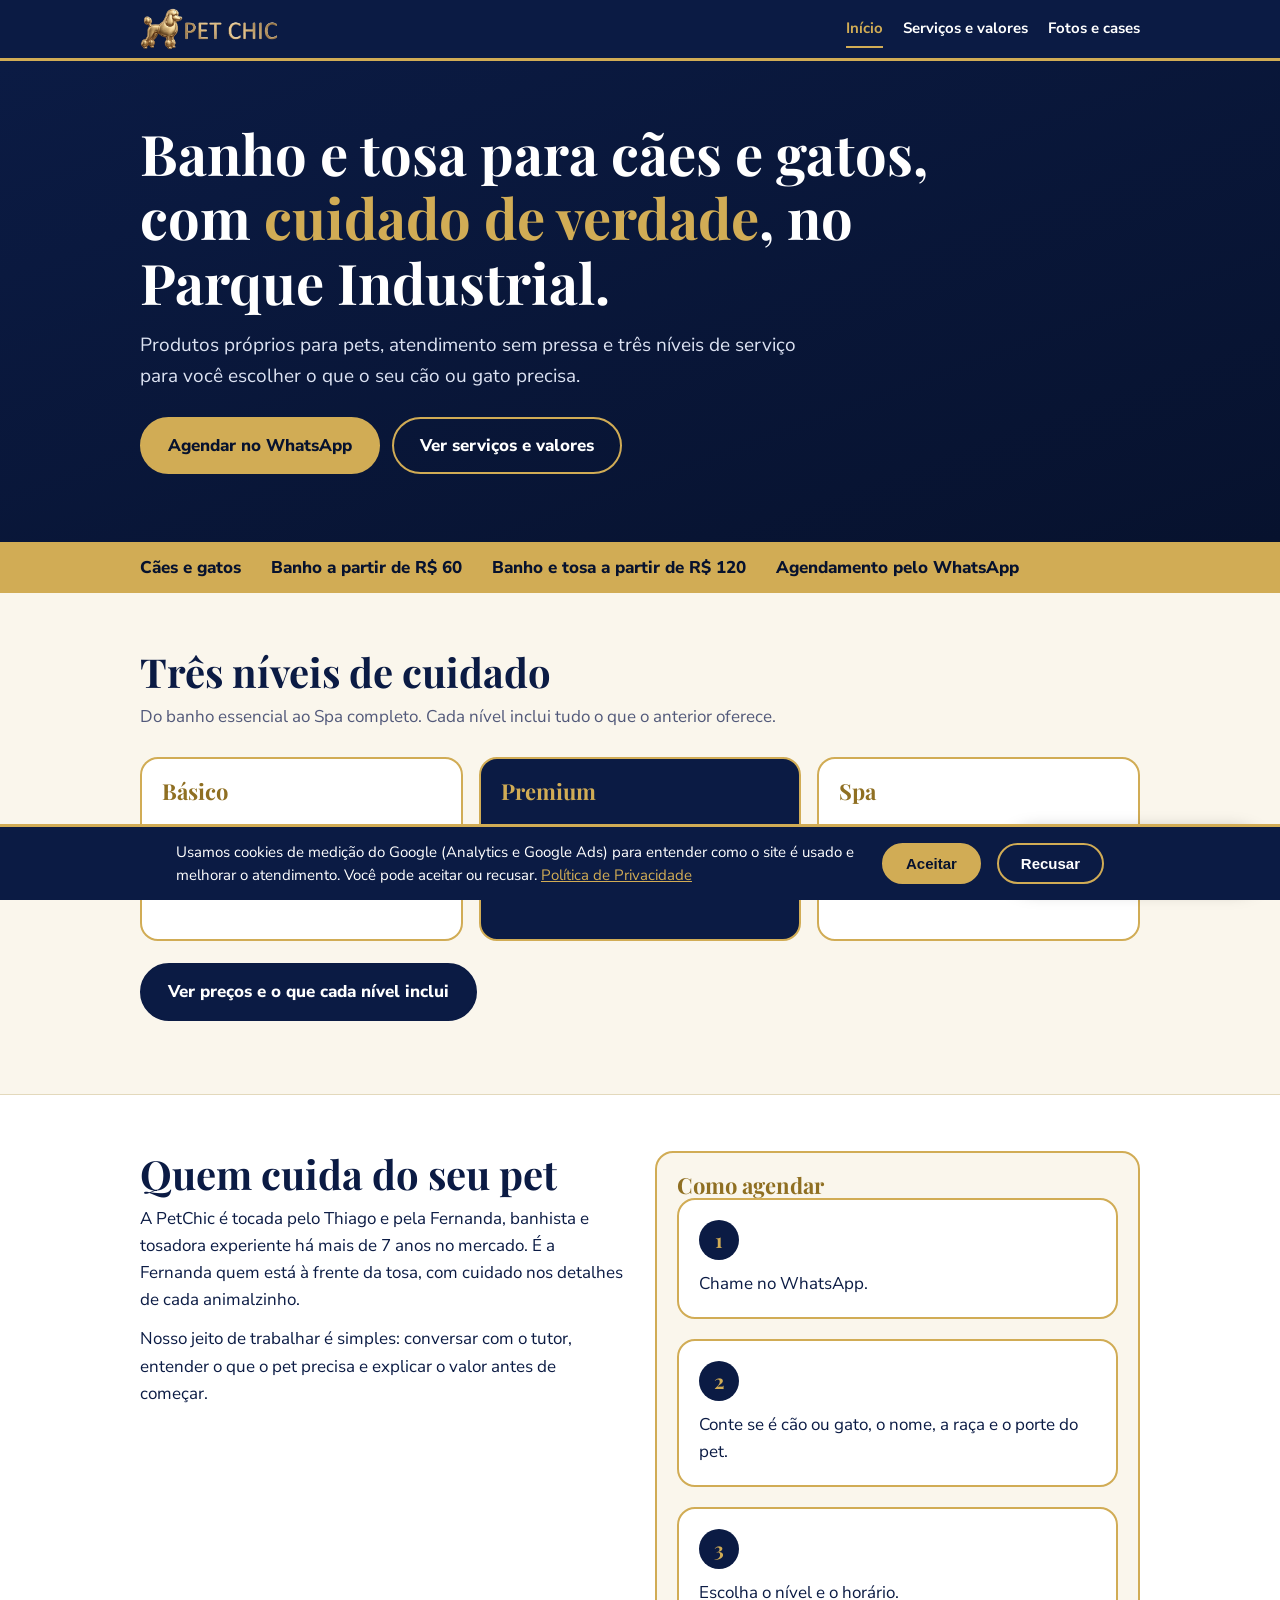
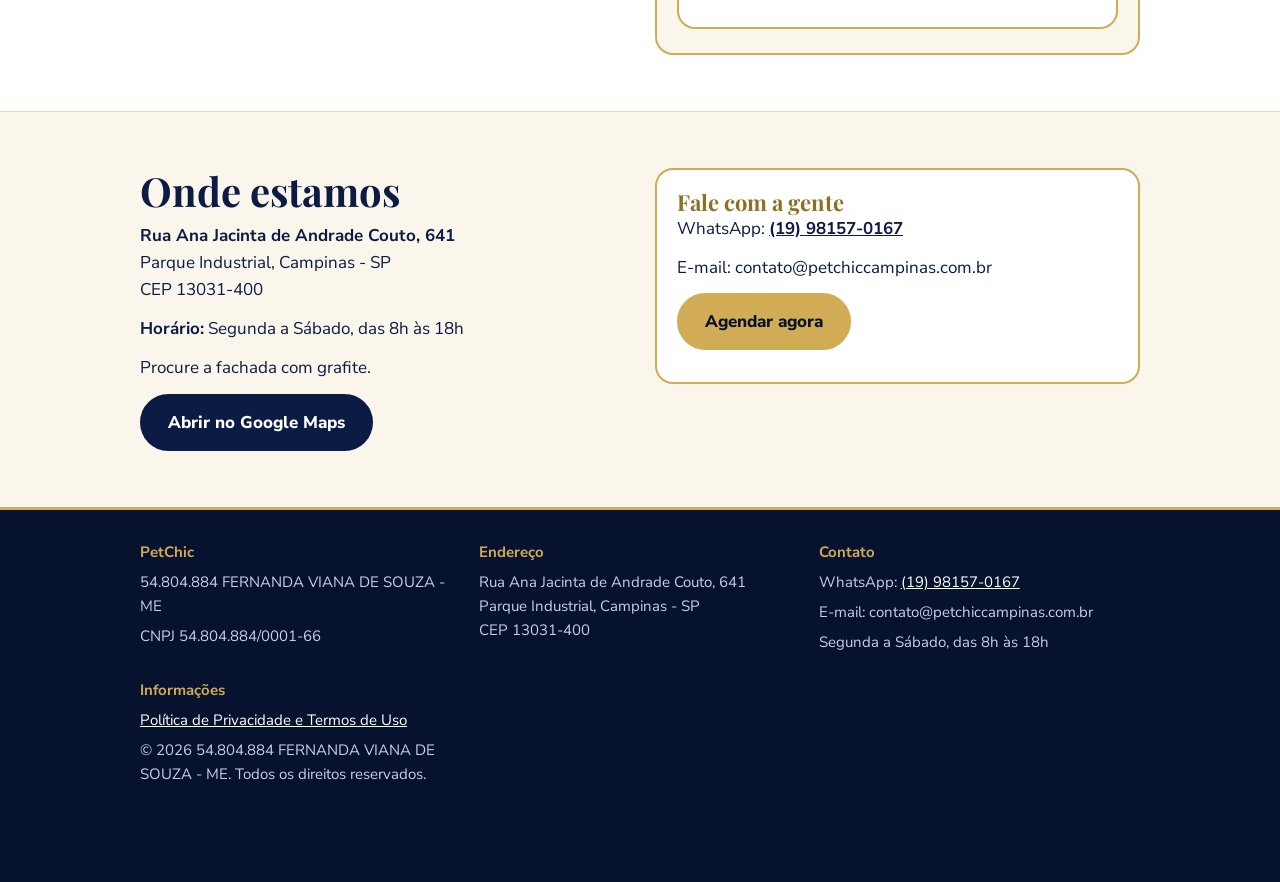
<file: index.html>
<!doctype html>
<html lang="pt-BR"><head><meta charset="utf-8"><meta name="viewport" content="width=device-width, initial-scale=1">
<script async src="https://www.googletagmanager.com/gtag/js?id=G-45F5E4JEN6"></script>
<script>
  window.dataLayer = window.dataLayer || [];
  function gtag(){dataLayer.push(arguments);}
  gtag('consent', 'default', {
    analytics_storage: 'denied', ad_storage: 'denied',
    ad_user_data: 'denied', ad_personalization: 'denied',
    wait_for_update: 500
  });
  gtag('js', new Date());
  gtag('config', 'G-45F5E4JEN6');
</script>
<script src="assets/tracking.js" defer></script>
  <title>PetChic | Banho e tosa em Campinas</title><meta name="description" content="Banho e tosa para cães e gatos em Campinas, no Parque Industrial. Níveis Básico, Premium e Spa, valores claros e agendamento pelo WhatsApp.">
<link rel="icon" href="assets/favicon.png"><link rel="preconnect" href="https://fonts.googleapis.com"><link rel="preconnect" href="https://fonts.gstatic.com" crossorigin>
<link href="https://fonts.googleapis.com/css2?family=Nunito+Sans:wght@400;700;800&family=Playfair+Display:wght@600;700&display=swap" rel="stylesheet">
<link rel="stylesheet" href="assets/style.css"><script type="application/ld+json">{"@context":"https://schema.org","@type":"PetStore","name":"PetChic","legalName":"54.804.884 FERNANDA VIANA DE SOUZA - ME","taxID":"54.804.884/0001-66","description":"Banho e tosa em Campinas","telephone":"+55 19 98157-0167","address":{"@type":"PostalAddress","streetAddress":"Rua Ana Jacinta de Andrade Couto, 641","addressLocality":"Campinas","addressRegion":"SP","postalCode":"13031-400","addressCountry":"BR"}}</script></head><body>
<header><div class="wrap"><a href="index.html"><img src="assets/logo.png" alt="PetChic - banho e tosa"></a><nav aria-label="Principal"><a href="index.html" aria-current="page">Início</a><a href="servicos.html">Serviços e valores</a><a href="fotos-e-cases.html">Fotos e cases</a></nav></div></header>
<main><div class="hero"><div class="wrap"><h1>Banho e tosa para cães e gatos, com <em>cuidado de verdade</em>, no Parque Industrial.</h1>
<p>Produtos próprios para pets, atendimento sem pressa e três níveis de serviço para você escolher o que o seu cão ou gato precisa.</p>
<div class="row"><a class="btn" href="https://wa.me/5519981570167?text=Ol%C3%A1%21%20Vim%20pelo%20site%20da%20PetChic%20e%20gostaria%20de%20agendar%20um%20atendimento." target="_blank" rel="noopener">Agendar no WhatsApp</a><a class="btn o" href="servicos.html">Ver serviços e valores</a></div></div></div>
<div class="facts"><div class="wrap"><ul><li>Cães e gatos</li><li>Banho a partir de R$ 60</li><li>Banho e tosa a partir de R$ 120</li><li>Agendamento pelo WhatsApp</li></ul></div></div>
<section><div class="wrap"><h2>Três níveis de cuidado</h2><p class="lead">Do banho essencial ao Spa completo. Cada nível inclui tudo o que o anterior oferece.</p>
<div class="cards"><div class="card"><h3>Básico</h3><p>Higiene completa com produtos pet, secagem e acabamento simples.</p></div><div class="card hl"><h3>Premium</h3><p>Acrescenta hidratação do pelo, perfume e laço. O mais pedido.</p></div><div class="card"><h3>Spa</h3><p>Inclui escovação de dentes, máscara de hidratação profunda e finalização detalhada.</p></div></div>
<p style="margin-top:22px"><a class="btn n" href="servicos.html">Ver preços e o que cada nível inclui</a></p></div></section>
<section class="alt"><div class="wrap two"><div><h2>Quem cuida do seu pet</h2>
<p>A PetChic é tocada pelo Thiago e pela Fernanda, banhista e tosadora experiente há mais de 7 anos no mercado. É a Fernanda quem está à frente da tosa, com cuidado nos detalhes de cada animalzinho.</p>
<p>Nosso jeito de trabalhar é simples: conversar com o tutor, entender o que o pet precisa e explicar o valor antes de começar.</p></div>
<div class="card"><h3>Como agendar</h3><ol class="steps" style="grid-template-columns:1fr"><li>Chame no WhatsApp.</li><li>Conte se é cão ou gato, o nome, a raça e o porte do pet.</li><li>Escolha o nível e o horário.</li></ol></div></div></section>
<section><div class="wrap two"><div><h2>Onde estamos</h2><p><b>Rua Ana Jacinta de Andrade Couto, 641</b><br>Parque Industrial, Campinas - SP<br>CEP 13031-400</p><p><b>Horário:</b> Segunda a Sábado, das 8h às 18h</p><p>Procure a fachada com grafite.</p>
<a class="btn n" href="https://www.google.com/maps/search/?api=1&query=Rua+Ana+Jacinta+de+Andrade+Couto+641+Campinas+SP+13031-400" target="_blank" rel="noopener">Abrir no Google Maps</a></div>
<div class="card"><h3>Fale com a gente</h3><p>WhatsApp: <a href="https://wa.me/5519981570167?text=Ol%C3%A1%21%20Vim%20pelo%20site%20da%20PetChic%20e%20gostaria%20de%20agendar%20um%20atendimento."><b>(19) 98157-0167</b></a></p><p>E-mail: contato@petchiccampinas.com.br</p><p><a class="btn" href="https://wa.me/5519981570167?text=Ol%C3%A1%21%20Vim%20pelo%20site%20da%20PetChic%20e%20gostaria%20de%20agendar%20um%20atendimento." target="_blank" rel="noopener">Agendar agora</a></p></div></div></section></main>
<footer><div class="wrap">
<div><p><b>PetChic</b></p><p>54.804.884 FERNANDA VIANA DE SOUZA - ME</p><p>CNPJ 54.804.884/0001-66</p></div>
<div><p><b>Endereço</b></p><p>Rua Ana Jacinta de Andrade Couto, 641<br>Parque Industrial, Campinas - SP<br>CEP 13031-400</p></div>
<div><p><b>Contato</b></p><p>WhatsApp: <a href="https://wa.me/5519981570167?text=Ol%C3%A1%21%20Vim%20pelo%20site%20da%20PetChic%20e%20gostaria%20de%20agendar%20um%20atendimento.">(19) 98157-0167</a></p><p>E-mail: contato@petchiccampinas.com.br</p><p>Segunda a Sábado, das 8h às 18h</p></div>
<div><p><b>Informações</b></p><p><a href="privacidade.html">Política de Privacidade e Termos de Uso</a></p><p>&copy; 2026 54.804.884 FERNANDA VIANA DE SOUZA - ME. Todos os direitos reservados.</p></div>
</div></footer>
<a class="wa" href="https://wa.me/5519981570167?text=Ol%C3%A1%21%20Vim%20pelo%20site%20da%20PetChic%20e%20gostaria%20de%20agendar%20um%20atendimento." target="_blank" rel="noopener" aria-label="Agendar pelo WhatsApp">&#9742; <span>Agendar no WhatsApp</span></a>
</body></html>
</file>
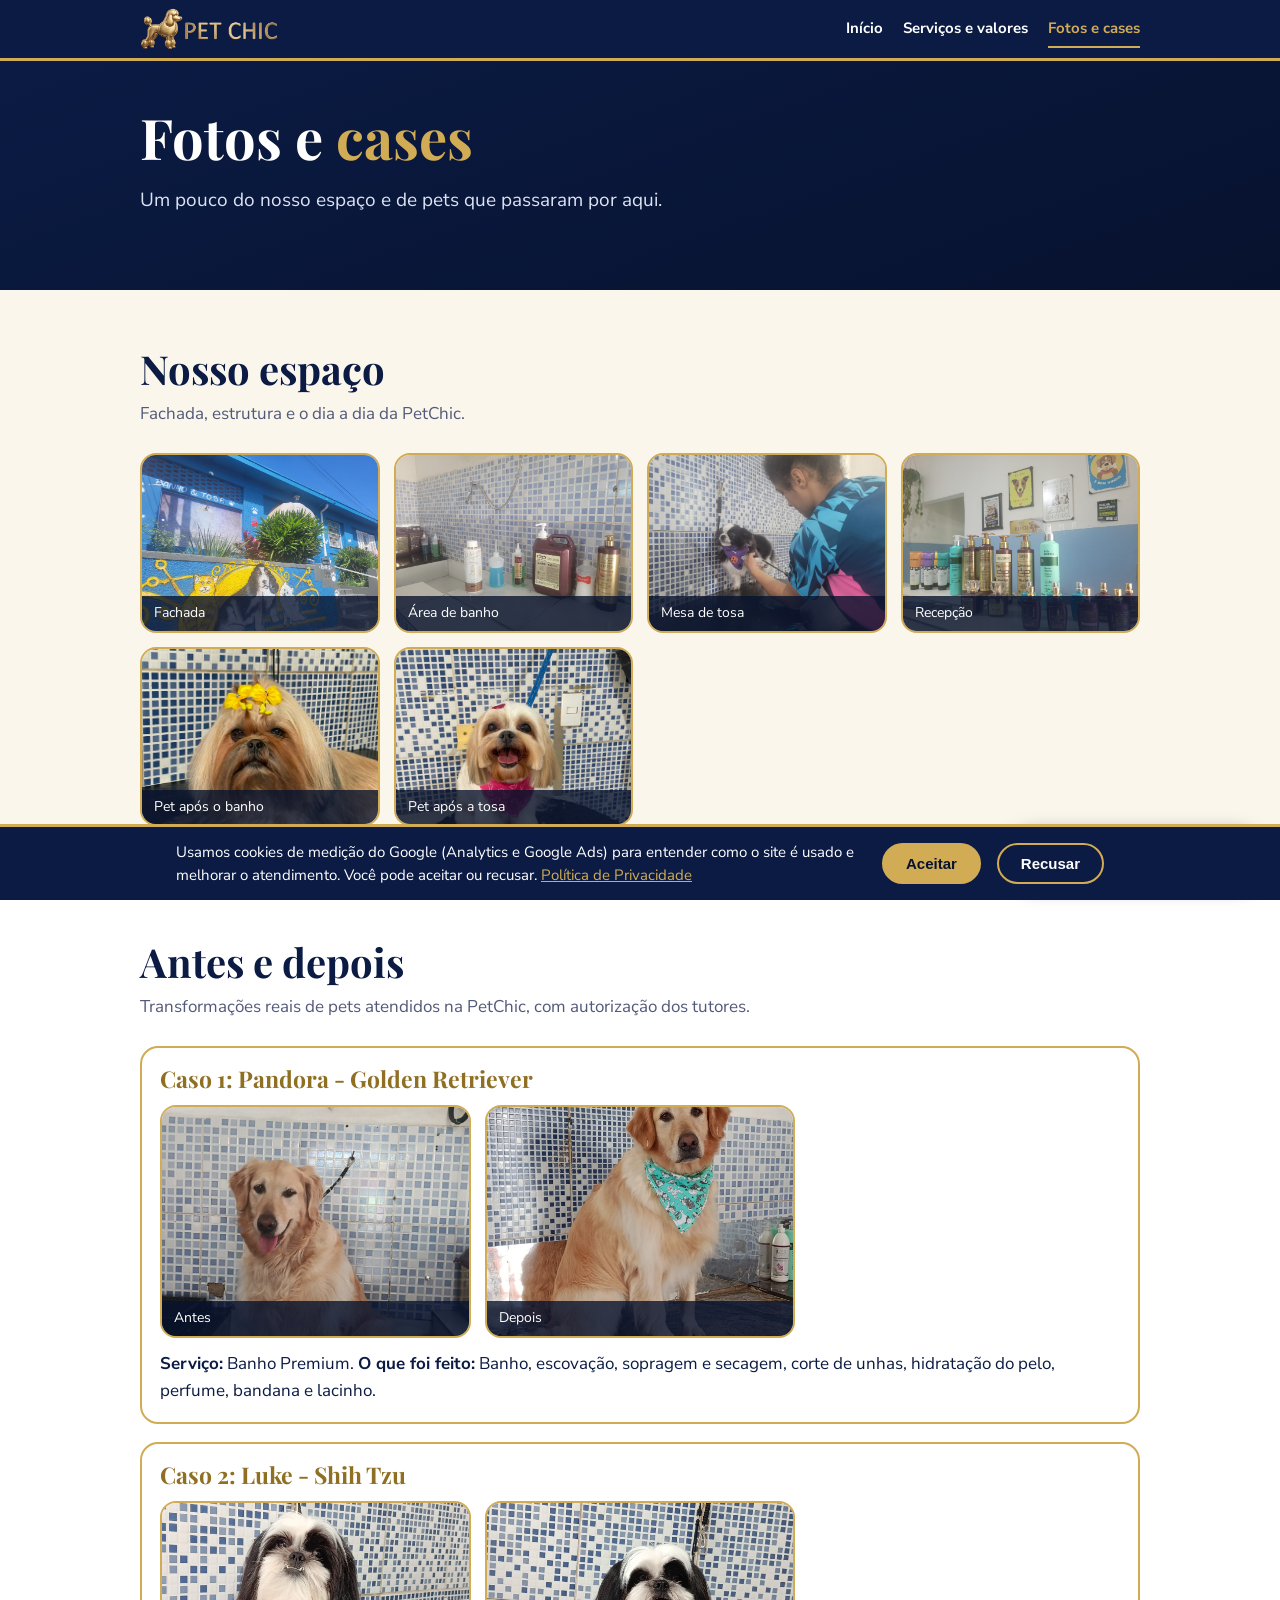
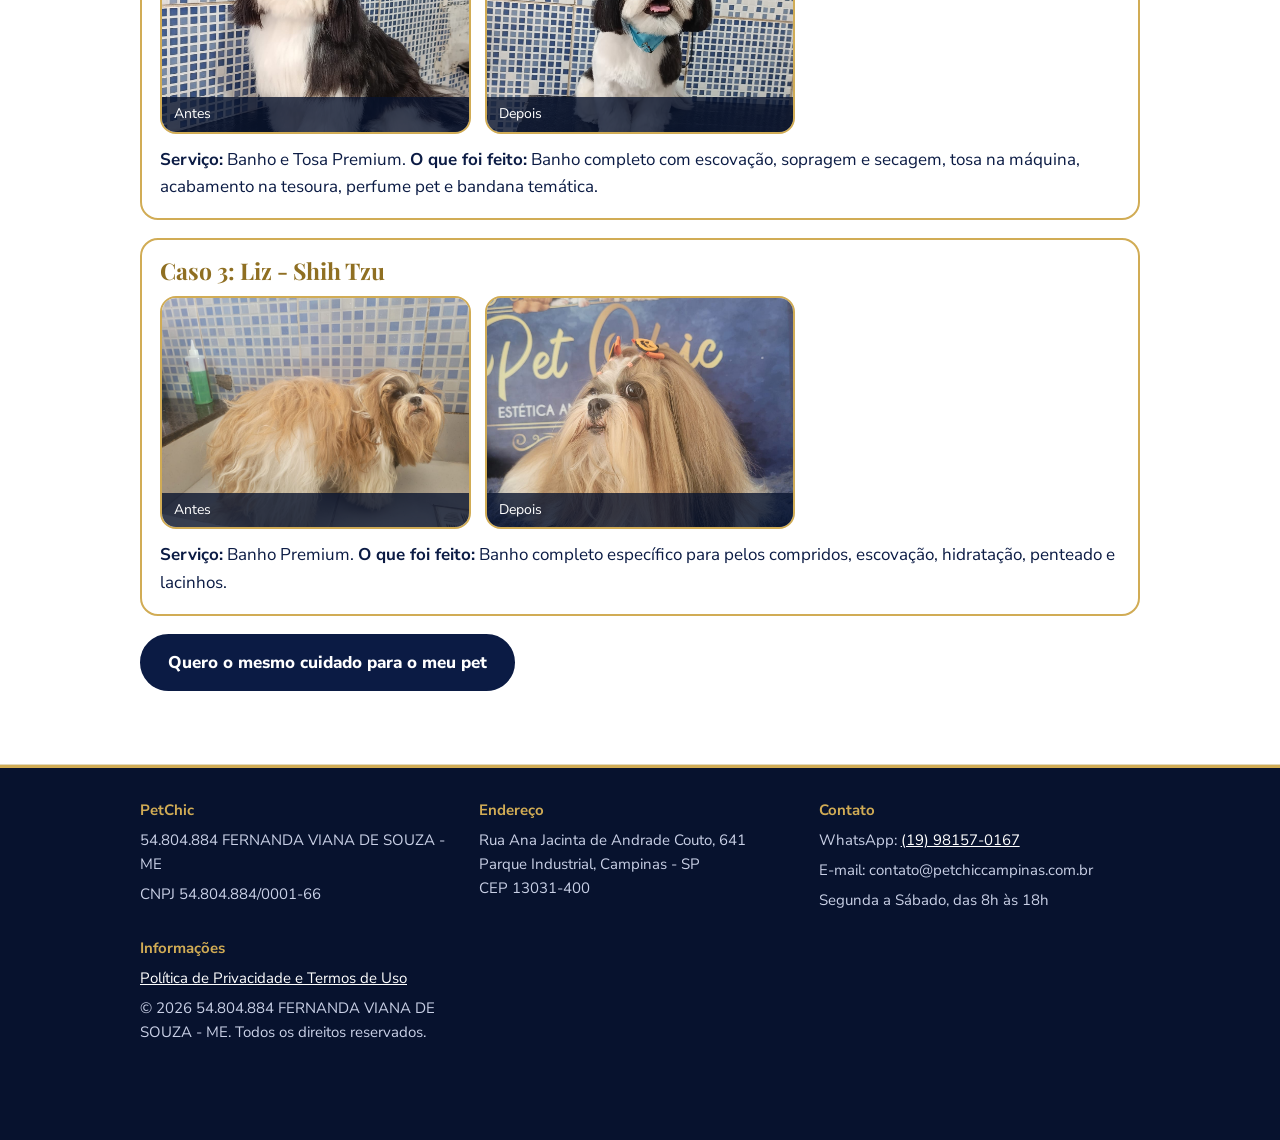
<file: fotos-e-cases.html>
<!doctype html>
<html lang="pt-BR"><head><meta charset="utf-8"><meta name="viewport" content="width=device-width, initial-scale=1">
<title>Fotos e cases | PetChic - Banho e tosa em Campinas</title><meta name="description" content="Fotos do espaço da PetChic e casos de antes e depois de pets atendidos em Campinas.">
<link rel="icon" href="assets/favicon.png"><link rel="preconnect" href="https://fonts.googleapis.com"><link rel="preconnect" href="https://fonts.gstatic.com" crossorigin>
<link href="https://fonts.googleapis.com/css2?family=Nunito+Sans:wght@400;700;800&family=Playfair+Display:wght@600;700&display=swap" rel="stylesheet">
<!-- Google tag (gtag.js) com consentimento -->
<script async src="https://www.googletagmanager.com/gtag/js?id=G-45F5E4JEN6"></script>
<script>
  window.dataLayer = window.dataLayer || [];
  function gtag(){dataLayer.push(arguments);}
  gtag('consent', 'default', {
    analytics_storage: 'denied', ad_storage: 'denied',
    ad_user_data: 'denied', ad_personalization: 'denied',
    wait_for_update: 500
  });
  gtag('js', new Date());
  gtag('config', 'G-45F5E4JEN6');
</script>
<script src="assets/tracking.js" defer></script>
  <link rel="stylesheet" href="assets/style.css"></head><body>
<header><div class="wrap"><a href="index.html"><img src="assets/logo.png" alt="PetChic - banho e tosa"></a><nav aria-label="Principal"><a href="index.html">Início</a><a href="servicos.html">Serviços e valores</a><a href="fotos-e-cases.html" aria-current="page">Fotos e cases</a></nav></div></header>
<main><div class="hero s"><div class="wrap"><h1>Fotos e <em>cases</em></h1><p>Um pouco do nosso espaço e de pets que passaram por aqui.</p></div></div>
<section><div class="wrap"><h2>Nosso espaço</h2><p class="lead">Fachada, estrutura e o dia a dia da PetChic.</p>
<div class="gal"><figure class="ph"><img src="assets/fotos/espaco-01.jpeg" alt="Fachada com grafite" loading="lazy" onerror="this.parentNode.classList.add('empty')"><figcaption>Fachada</figcaption></figure><figure class="ph"><img src="assets/fotos/espaco-02.jpeg" alt="Área de banho" loading="lazy" onerror="this.parentNode.classList.add('empty')"><figcaption>Área de banho</figcaption></figure><figure class="ph"><img src="assets/fotos/espaco-03.jpeg" alt="Mesa de tosa" loading="lazy" onerror="this.parentNode.classList.add('empty')"><figcaption>Mesa de tosa</figcaption></figure><figure class="ph"><img src="assets/fotos/espaco-04.jpeg" alt="Recepção" loading="lazy" onerror="this.parentNode.classList.add('empty')"><figcaption>Recepção</figcaption></figure><figure class="ph"><img src="assets/fotos/pet-01.jpeg" alt="Pet após o banho" loading="lazy" onerror="this.parentNode.classList.add('empty')"><figcaption>Pet após o banho</figcaption></figure><figure class="ph"><img src="assets/fotos/pet-02.jpeg" alt="Pet após a tosa" loading="lazy" onerror="this.parentNode.classList.add('empty')"><figcaption>Pet após a tosa</figcaption></figure></div></div></section>
<section class="alt"><div class="wrap"><h2>Antes e depois</h2><p class="lead">Transformações reais de pets atendidos na PetChic, com autorização dos tutores.</p><div class="case"><h3>Caso 1: Pandora - Golden Retriever</h3><div class="gal"><figure class="ph"><img src="assets/fotos/case1-antes.jpeg" alt="Antes" loading="lazy" onerror="this.parentNode.classList.add('empty')"><figcaption>Antes</figcaption></figure><figure class="ph"><img src="assets/fotos/case1-depois.jpeg" alt="Depois" loading="lazy" onerror="this.parentNode.classList.add('empty')"><figcaption>Depois</figcaption></figure></div><p><b>Serviço:</b> Banho Premium. <b>O que foi feito:</b> Banho, escovação, sopragem e secagem, corte de unhas, hidratação do pelo, perfume, bandana e lacinho.</p></div><div class="case"><h3>Caso 2: Luke - Shih Tzu</h3><div class="gal"><figure class="ph"><img src="assets/fotos/case2-antes.jpeg" alt="Antes" loading="lazy" onerror="this.parentNode.classList.add('empty')"><figcaption>Antes</figcaption></figure><figure class="ph"><img src="assets/fotos/case2-depois.jpeg" alt="Depois" loading="lazy" onerror="this.parentNode.classList.add('empty')"><figcaption>Depois</figcaption></figure></div><p><b>Serviço:</b> Banho e Tosa Premium. <b>O que foi feito:</b> Banho completo com escovação, sopragem e secagem, tosa na máquina, acabamento na tesoura, perfume pet e bandana temática.</p></div><div class="case"><h3>Caso 3: Liz - Shih Tzu</h3><div class="gal"><figure class="ph"><img src="assets/fotos/case3-antes.jpeg" alt="Antes" loading="lazy" onerror="this.parentNode.classList.add('empty')"><figcaption>Antes</figcaption></figure><figure class="ph"><img src="assets/fotos/case3-depois.jpeg" alt="Depois" loading="lazy" onerror="this.parentNode.classList.add('empty')"><figcaption>Depois</figcaption></figure></div><p><b>Serviço:</b> Banho Premium. <b>O que foi feito:</b> Banho completo específico para pelos compridos, escovação, hidratação, penteado e lacinhos.</p></div>
<p><a class="btn n" href="https://wa.me/5519981570167?text=Ol%C3%A1%21%20Vim%20pelo%20site%20da%20PetChic%20e%20gostaria%20de%20agendar%20um%20atendimento." target="_blank" rel="noopener">Quero o mesmo cuidado para o meu pet</a></p></div></section></main>
<footer><div class="wrap">
<div><p><b>PetChic</b></p><p>54.804.884 FERNANDA VIANA DE SOUZA - ME</p><p>CNPJ 54.804.884/0001-66</p></div>
<div><p><b>Endereço</b></p><p>Rua Ana Jacinta de Andrade Couto, 641<br>Parque Industrial, Campinas - SP<br>CEP 13031-400</p></div>
<div><p><b>Contato</b></p><p>WhatsApp: <a href="https://wa.me/5519981570167?text=Ol%C3%A1%21%20Vim%20pelo%20site%20da%20PetChic%20e%20gostaria%20de%20agendar%20um%20atendimento.">(19) 98157-0167</a></p><p>E-mail: contato@petchiccampinas.com.br</p><p>Segunda a Sábado, das 8h às 18h</p></div>
<div><p><b>Informações</b></p><p><a href="privacidade.html">Política de Privacidade e Termos de Uso</a></p><p>&copy; 2026 54.804.884 FERNANDA VIANA DE SOUZA - ME. Todos os direitos reservados.</p></div>
</div></footer>
<a class="wa" href="https://wa.me/5519981570167?text=Ol%C3%A1%21%20Vim%20pelo%20site%20da%20PetChic%20e%20gostaria%20de%20agendar%20um%20atendimento." target="_blank" rel="noopener" aria-label="Agendar pelo WhatsApp">&#9742; <span>Agendar no WhatsApp</span></a>
</body></html>
</file>
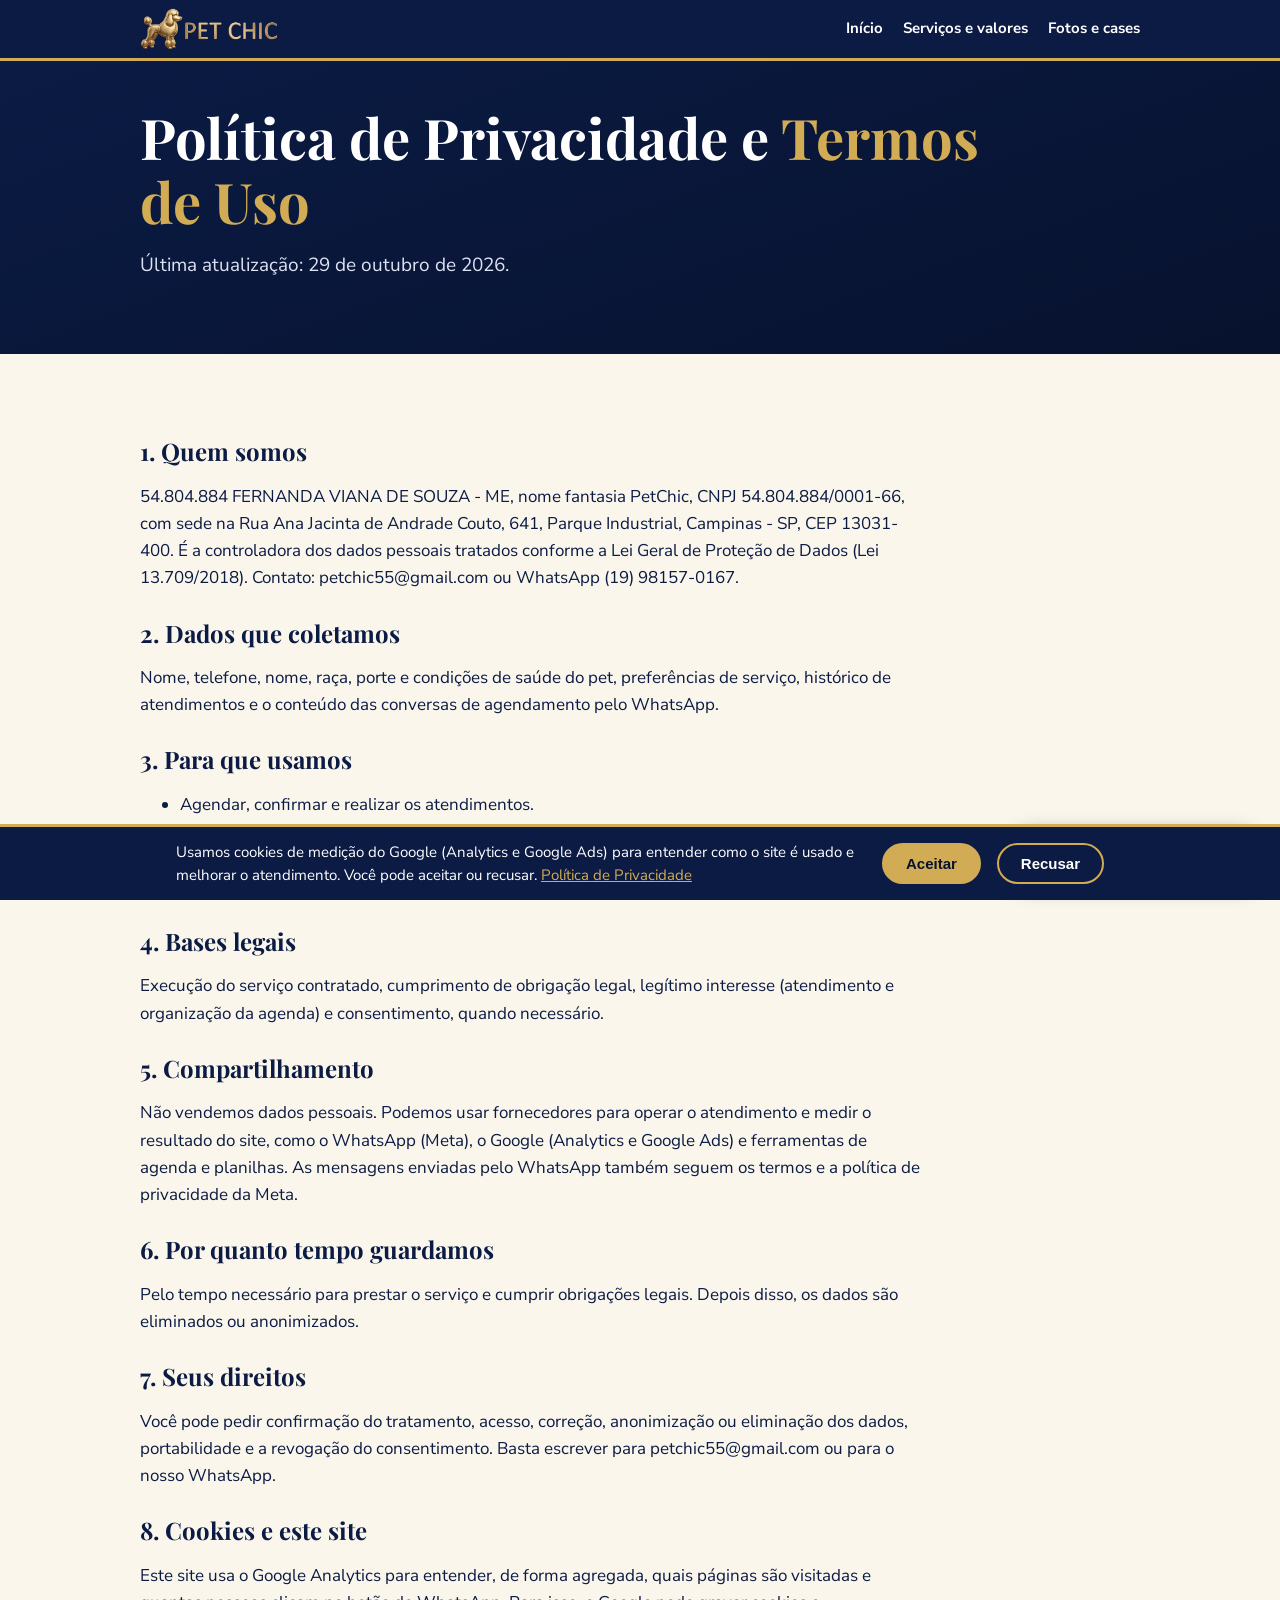
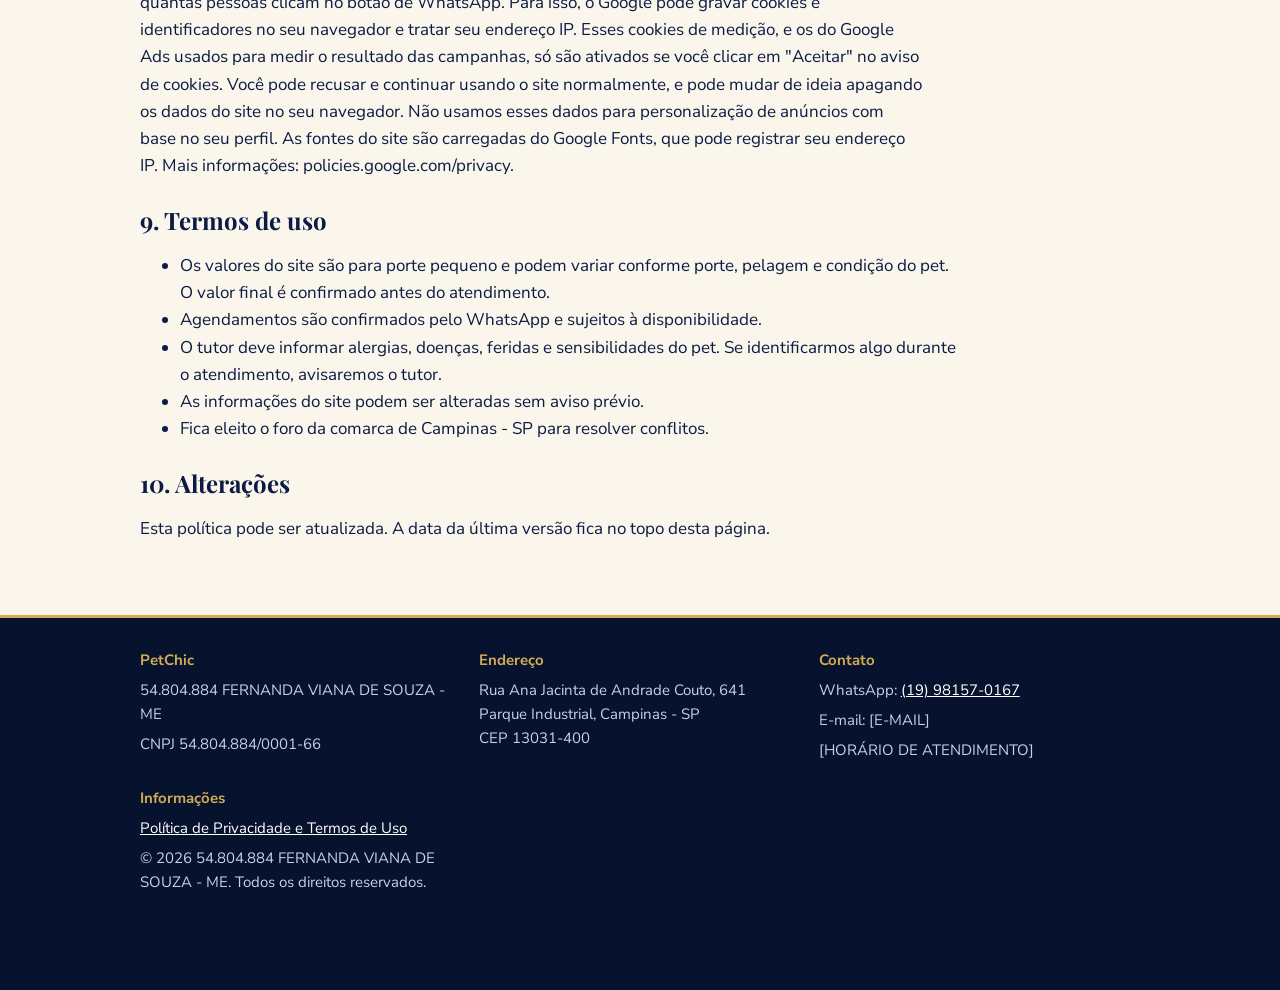
<file: privacidade.html>
<!doctype html>
<html lang="pt-BR"><head><meta charset="utf-8"><meta name="viewport" content="width=device-width, initial-scale=1">
<title>Política de Privacidade e Termos de Uso | PetChic</title><meta name="description" content="Política de Privacidade (LGPD) e Termos de Uso da PetChic.">
<link rel="icon" href="assets/favicon.png"><link rel="preconnect" href="https://fonts.googleapis.com"><link rel="preconnect" href="https://fonts.gstatic.com" crossorigin>
<link href="https://fonts.googleapis.com/css2?family=Nunito+Sans:wght@400;700;800&family=Playfair+Display:wght@600;700&display=swap" rel="stylesheet">
<!-- Google tag (gtag.js) com consentimento -->
<script async src="https://www.googletagmanager.com/gtag/js?id=G-45F5E4JEN6"></script>
<script>
  window.dataLayer = window.dataLayer || [];
  function gtag(){dataLayer.push(arguments);}
  gtag('consent', 'default', {
    analytics_storage: 'denied', ad_storage: 'denied',
    ad_user_data: 'denied', ad_personalization: 'denied',
    wait_for_update: 500
  });
  gtag('js', new Date());
  gtag('config', 'G-45F5E4JEN6');
</script>
<script src="assets/tracking.js" defer></script>
  <link rel="stylesheet" href="assets/style.css"></head><body>
<header><div class="wrap"><a href="index.html"><img src="assets/logo.png" alt="PetChic - banho e tosa"></a><nav aria-label="Principal"><a href="index.html">Início</a><a href="servicos.html">Serviços e valores</a><a href="fotos-e-cases.html">Fotos e cases</a></nav></div></header>
<main><div class="hero s"><div class="wrap"><h1>Política de Privacidade e <em>Termos de Uso</em></h1><p>Última atualização: 29 de outubro de 2026.</p></div></div>
<section class="legal"><div class="wrap">
<h2>1. Quem somos</h2><p>54.804.884 FERNANDA VIANA DE SOUZA - ME, nome fantasia PetChic, CNPJ 54.804.884/0001-66, com sede na Rua Ana Jacinta de Andrade Couto, 641, Parque Industrial, Campinas - SP, CEP 13031-400. É a controladora dos dados pessoais tratados conforme a Lei Geral de Proteção de Dados (Lei 13.709/2018). Contato: petchic55@gmail.com ou WhatsApp (19) 98157-0167.</p>
<h2>2. Dados que coletamos</h2><p>Nome, telefone, nome, raça, porte e condições de saúde do pet, preferências de serviço, histórico de atendimentos e o conteúdo das conversas de agendamento pelo WhatsApp.</p>
<h2>3. Para que usamos</h2><ul><li>Agendar, confirmar e realizar os atendimentos.</li><li>Responder dúvidas e enviar lembretes e avisos sobre o serviço.</li><li>Informar sobre pacotes e novidades, com a opção de pedir para não receber.</li><li>Cumprir obrigações legais e fiscais.</li></ul>
<h2>4. Bases legais</h2><p>Execução do serviço contratado, cumprimento de obrigação legal, legítimo interesse (atendimento e organização da agenda) e consentimento, quando necessário.</p>
<h2>5. Compartilhamento</h2><p>Não vendemos dados pessoais. Podemos usar fornecedores para operar o atendimento e medir o resultado do site, como o WhatsApp (Meta), o Google (Analytics e Google Ads) e ferramentas de agenda e planilhas. As mensagens enviadas pelo WhatsApp também seguem os termos e a política de privacidade da Meta.</p>
<h2>6. Por quanto tempo guardamos</h2><p>Pelo tempo necessário para prestar o serviço e cumprir obrigações legais. Depois disso, os dados são eliminados ou anonimizados.</p>
<h2>7. Seus direitos</h2><p>Você pode pedir confirmação do tratamento, acesso, correção, anonimização ou eliminação dos dados, portabilidade e a revogação do consentimento. Basta escrever para petchic55@gmail.com ou para o nosso WhatsApp.</p>
<h2>8. Cookies e este site</h2><p>Este site usa o Google Analytics para entender, de forma agregada, quais páginas são visitadas e quantas pessoas clicam no botão de WhatsApp. Para isso, o Google pode gravar cookies e identificadores no seu navegador e tratar seu endereço IP. Esses cookies de medição, e os do Google Ads usados para medir o resultado das campanhas, só são ativados se você clicar em "Aceitar" no aviso de cookies. Você pode recusar e continuar usando o site normalmente, e pode mudar de ideia apagando os dados do site no seu navegador. Não usamos esses dados para personalização de anúncios com base no seu perfil. As fontes do site são carregadas do Google Fonts, que pode registrar seu endereço IP. Mais informações: policies.google.com/privacy.</p>
<h2>9. Termos de uso</h2><ul><li>Os valores do site são para porte pequeno e podem variar conforme porte, pelagem e condição do pet. O valor final é confirmado antes do atendimento.</li><li>Agendamentos são confirmados pelo WhatsApp e sujeitos à disponibilidade.</li><li>O tutor deve informar alergias, doenças, feridas e sensibilidades do pet. Se identificarmos algo durante o atendimento, avisaremos o tutor.</li><li>As informações do site podem ser alteradas sem aviso prévio.</li><li>Fica eleito o foro da comarca de Campinas - SP para resolver conflitos.</li></ul>
<h2>10. Alterações</h2><p>Esta política pode ser atualizada. A data da última versão fica no topo desta página.</p></div></section></main>
<footer><div class="wrap">
<div><p><b>PetChic</b></p><p>54.804.884 FERNANDA VIANA DE SOUZA - ME</p><p>CNPJ 54.804.884/0001-66</p></div>
<div><p><b>Endereço</b></p><p>Rua Ana Jacinta de Andrade Couto, 641<br>Parque Industrial, Campinas - SP<br>CEP 13031-400</p></div>
<div><p><b>Contato</b></p><p>WhatsApp: <a href="https://wa.me/5519981570167?text=Ol%C3%A1%21%20Vim%20pelo%20site%20da%20PetChic%20e%20gostaria%20de%20agendar%20um%20atendimento.">(19) 98157-0167</a></p><p>E-mail: [E-MAIL]</p><p>[HORÁRIO DE ATENDIMENTO]</p></div>
<div><p><b>Informações</b></p><p><a href="privacidade.html">Política de Privacidade e Termos de Uso</a></p><p>&copy; 2026 54.804.884 FERNANDA VIANA DE SOUZA - ME. Todos os direitos reservados.</p></div>
</div></footer>
<a class="wa" href="https://wa.me/5519981570167?text=Ol%C3%A1%21%20Vim%20pelo%20site%20da%20PetChic%20e%20gostaria%20de%20agendar%20um%20atendimento." target="_blank" rel="noopener" aria-label="Agendar pelo WhatsApp">&#9742; <span>Agendar no WhatsApp</span></a>
</body></html>
</file>
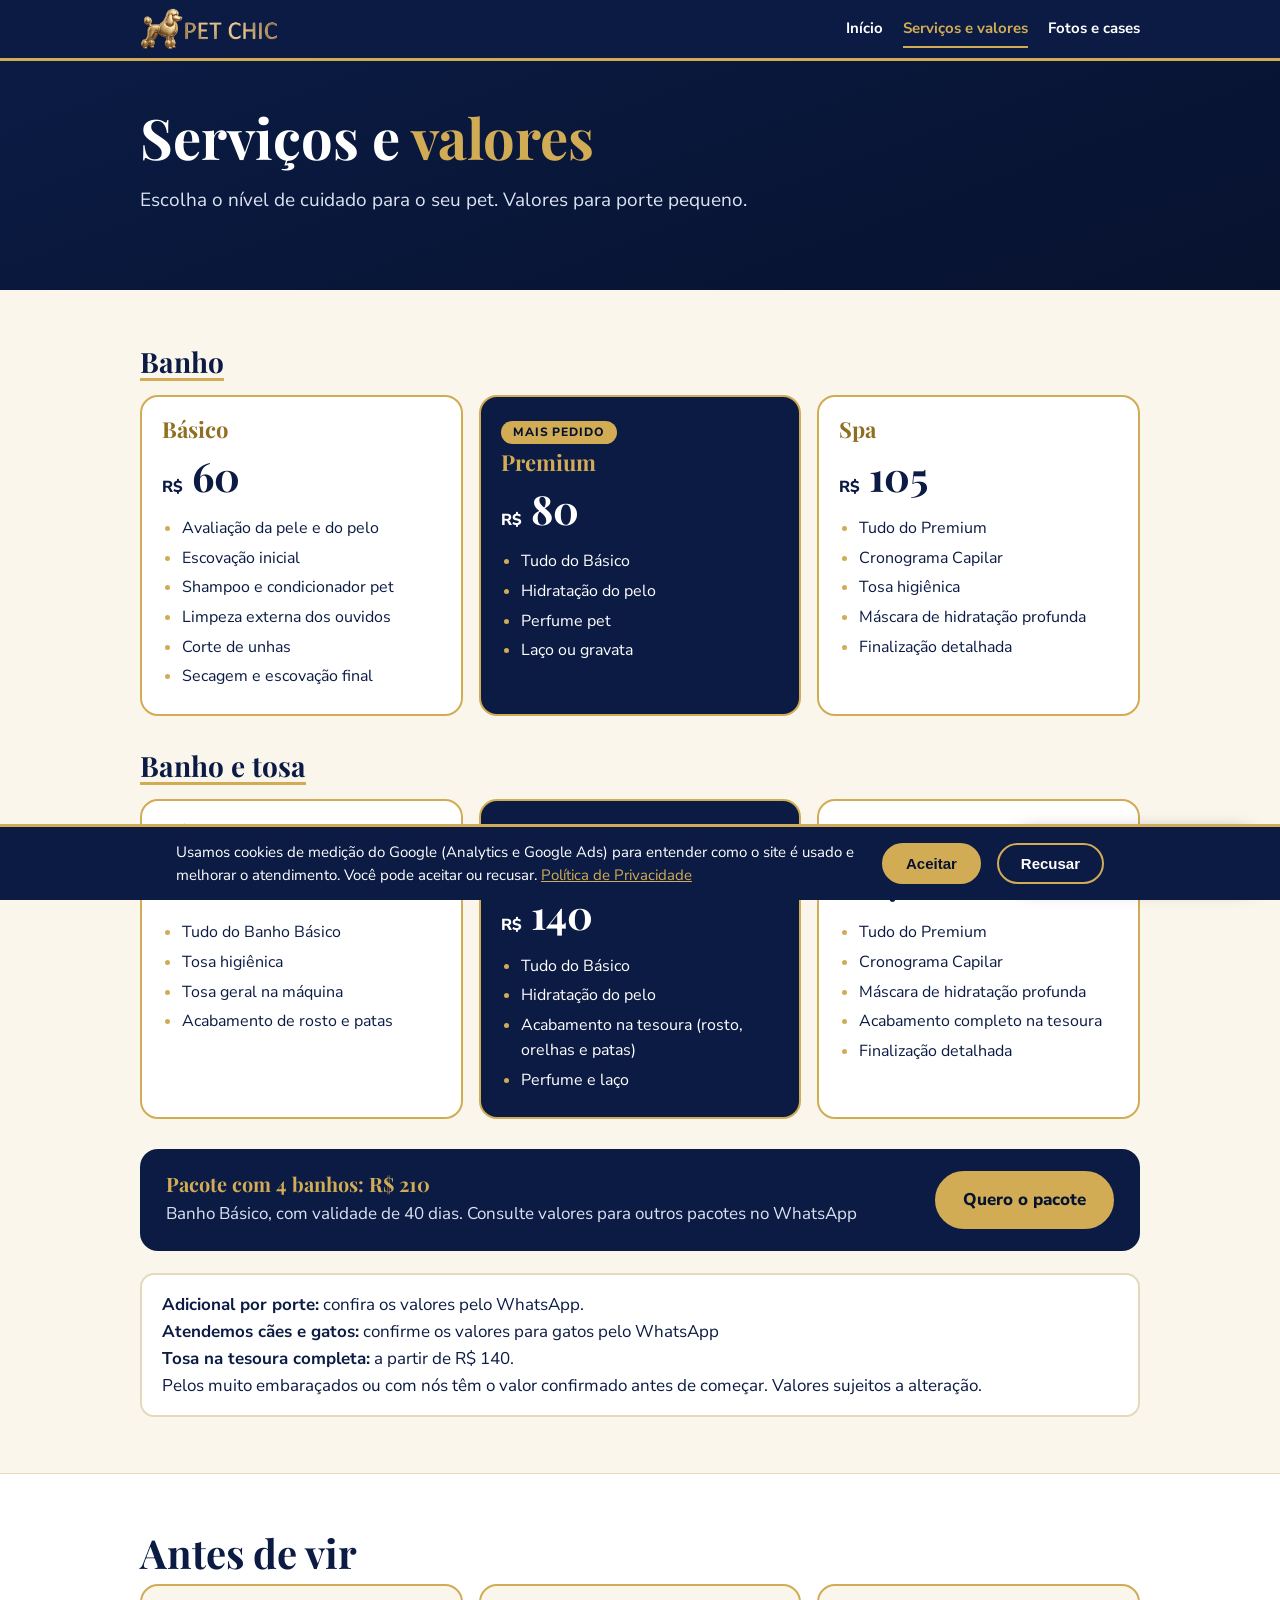
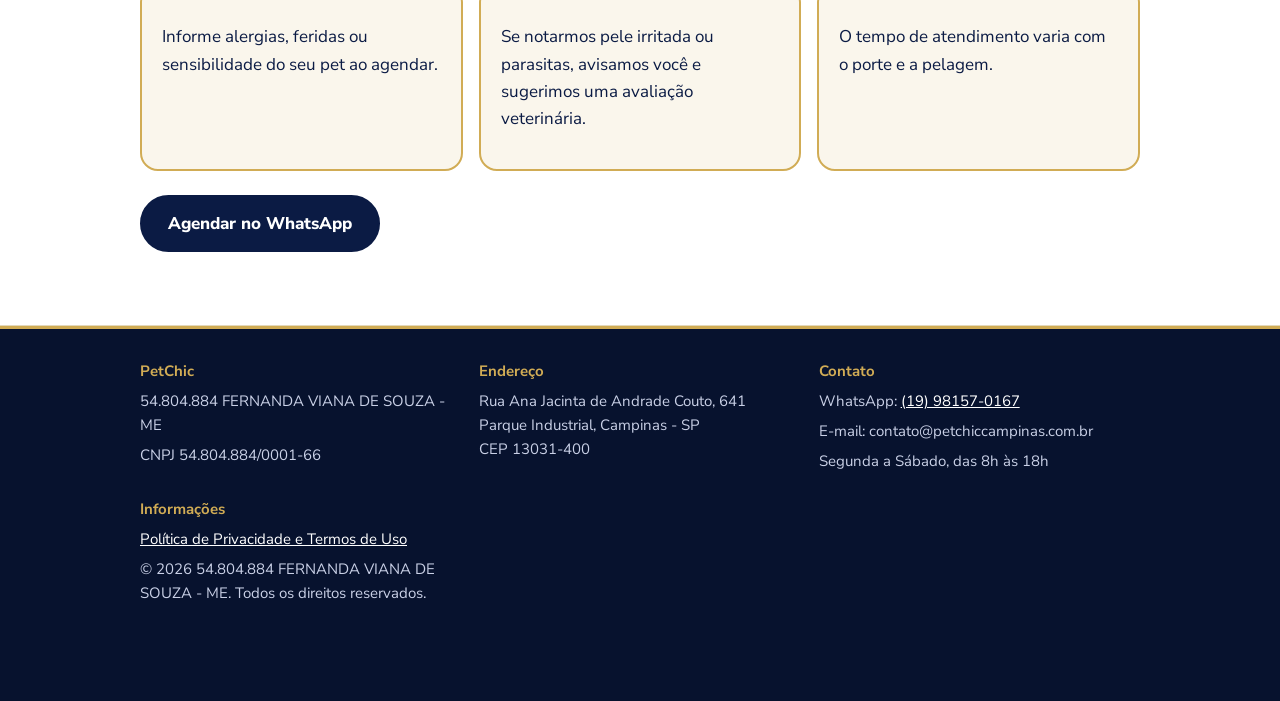
<file: servicos.html>
<!doctype html>
<html lang="pt-BR"><head><meta charset="utf-8"><meta name="viewport" content="width=device-width, initial-scale=1">
<title>Serviços e valores | PetChic - Banho e tosa em Campinas</title><meta name="description" content="Tabela de serviços e valores da PetChic: banho e banho e tosa nos níveis Básico, Premium e Spa, pacote e adicional por porte.">
<link rel="icon" href="assets/favicon.png"><link rel="preconnect" href="https://fonts.googleapis.com"><link rel="preconnect" href="https://fonts.gstatic.com" crossorigin>
<link href="https://fonts.googleapis.com/css2?family=Nunito+Sans:wght@400;700;800&family=Playfair+Display:wght@600;700&display=swap" rel="stylesheet">
<!-- Google tag (gtag.js) com consentimento -->
<script async src="https://www.googletagmanager.com/gtag/js?id=G-45F5E4JEN6"></script>
<script>
  window.dataLayer = window.dataLayer || [];
  function gtag(){dataLayer.push(arguments);}
  gtag('consent', 'default', {
    analytics_storage: 'denied', ad_storage: 'denied',
    ad_user_data: 'denied', ad_personalization: 'denied',
    wait_for_update: 500
  });
  gtag('js', new Date());
  gtag('config', 'G-45F5E4JEN6');
</script>
<script src="assets/tracking.js" defer></script>
  <link rel="stylesheet" href="assets/style.css"></head><body>
<header><div class="wrap"><a href="index.html"><img src="assets/logo.png" alt="PetChic - banho e tosa"></a><nav aria-label="Principal"><a href="index.html">Início</a><a href="servicos.html" aria-current="page">Serviços e valores</a><a href="fotos-e-cases.html">Fotos e cases</a></nav></div></header>
<main><div class="hero s"><div class="wrap"><h1>Serviços e <em>valores</em></h1><p>Escolha o nível de cuidado para o seu pet. Valores para porte pequeno.</p></div></div>
<section><div class="wrap"><div class="grp" style="margin-top:0"><h3>Banho</h3><div class="cards">
<div class="card"><h4>Básico</h4><div class="price"><small>R$</small> 60</div><ul><li>Avaliação da pele e do pelo</li><li>Escovação inicial</li><li>Shampoo e condicionador pet</li><li>Limpeza externa dos ouvidos</li><li>Corte de unhas</li><li>Secagem e escovação final</li></ul></div>
<div class="card hl"><span class=tag>MAIS PEDIDO</span><h4>Premium</h4><div class="price"><small>R$</small> 80</div><ul><li>Tudo do Básico</li><li>Hidratação do pelo</li><li>Perfume pet</li><li>Laço ou gravata</li></ul></div>
<div class="card"><h4>Spa</h4><div class="price"><small>R$</small> 105</div><ul><li>Tudo do Premium</li><li>Cronograma Capilar</li><li>Tosa higiênica</li><li>Máscara de hidratação profunda</li><li>Finalização detalhada</li></ul></div></div></div>
<div class="grp"><h3>Banho e tosa</h3><div class="cards">
<div class="card"><h4>Básico</h4><div class="price"><small>R$</small> 120</div><ul><li>Tudo do Banho Básico</li><li>Tosa higiênica</li><li>Tosa geral na máquina</li><li>Acabamento de rosto e patas</li></ul></div>
<div class="card hl"><span class=tag>MAIS PEDIDO</span><h4>Premium</h4><div class="price"><small>R$</small> 140</div><ul><li>Tudo do Básico</li><li>Hidratação do pelo</li><li>Acabamento na tesoura (rosto, orelhas e patas)</li><li>Perfume e laço</li></ul></div>
<div class="card"><h4>Spa</h4><div class="price"><small>R$</small> 170</div><ul><li>Tudo do Premium</li><li>Cronograma Capilar</li><li>Máscara de hidratação profunda</li><li>Acabamento completo na tesoura</li><li>Finalização detalhada</li></ul></div></div></div>
<div class="pack"><div><h3>Pacote com 4 banhos: R$ 210</h3><p>Banho Básico, com validade de 40 dias. Consulte valores para outros pacotes no WhatsApp</p></div><a class="btn" href="https://wa.me/5519981570167?text=Ol%C3%A1%21%20Quero%20saber%20mais%20sobre%20o%20pacote%20de%204%20banhos." target="_blank" rel="noopener">Quero o pacote</a></div>
<div class="note"><b>Adicional por porte:</b> confira os valores pelo WhatsApp.<br><b>Atendemos cães e gatos:</b> confirme os valores para gatos pelo WhatsApp<br><b>Tosa na tesoura completa:</b> a partir de R$ 140.<br>Pelos muito embaraçados ou com nós têm o valor confirmado antes de começar. Valores sujeitos a alteração.</div></div></section>
<section class="alt"><div class="wrap"><h2>Antes de vir</h2><div class="cards"><div class="card"><p>Informe alergias, feridas ou sensibilidade do seu pet ao agendar.</p></div><div class="card"><p>Se notarmos pele irritada ou parasitas, avisamos você e sugerimos uma avaliação veterinária.</p></div><div class="card"><p>O tempo de atendimento varia com o porte e a pelagem.</p></div></div>
<p style="margin-top:24px"><a class="btn n" href="https://wa.me/5519981570167?text=Ol%C3%A1%21%20Vim%20pelo%20site%20da%20PetChic%20e%20gostaria%20de%20agendar%20um%20atendimento." target="_blank" rel="noopener">Agendar no WhatsApp</a></p></div></section></main>
<footer><div class="wrap">
<div><p><b>PetChic</b></p><p>54.804.884 FERNANDA VIANA DE SOUZA - ME</p><p>CNPJ 54.804.884/0001-66</p></div>
<div><p><b>Endereço</b></p><p>Rua Ana Jacinta de Andrade Couto, 641<br>Parque Industrial, Campinas - SP<br>CEP 13031-400</p></div>
<div><p><b>Contato</b></p><p>WhatsApp: <a href="https://wa.me/5519981570167?text=Ol%C3%A1%21%20Vim%20pelo%20site%20da%20PetChic%20e%20gostaria%20de%20agendar%20um%20atendimento.">(19) 98157-0167</a></p><p>E-mail: contato@petchiccampinas.com.br</p><p>Segunda a Sábado, das 8h às 18h</p></div>
<div><p><b>Informações</b></p><p><a href="privacidade.html">Política de Privacidade e Termos de Uso</a></p><p>&copy; 2026 54.804.884 FERNANDA VIANA DE SOUZA - ME. Todos os direitos reservados.</p></div>
</div></footer>
<a class="wa" href="https://wa.me/5519981570167?text=Ol%C3%A1%21%20Vim%20pelo%20site%20da%20PetChic%20e%20gostaria%20de%20agendar%20um%20atendimento." target="_blank" rel="noopener" aria-label="Agendar pelo WhatsApp">&#9742; <span>Agendar no WhatsApp</span></a>
</body></html>
</file>
<file: assets/style.css>
:root{--navy:#0B1B44;--navy2:#07122E;--gold:#D1AC55;--gold2:#8F6F22;--cream:#FAF6EC;--ink:#0B1B44;--mut:#52597A;--line:#E3D9BC}
*{box-sizing:border-box}html{scroll-behavior:smooth}
body{margin:0;font-family:'Nunito Sans',system-ui,sans-serif;color:var(--ink);background:var(--cream);line-height:1.6;font-size:17px}
h1,h2,h3,h4{font-family:'Playfair Display',Georgia,serif;line-height:1.15;margin:0}
a{color:inherit}:focus-visible{outline:3px solid var(--gold);outline-offset:3px}
.wrap{max-width:1040px;margin:0 auto;padding:0 20px}
.btn{display:inline-block;background:var(--gold);color:var(--navy2);font-weight:800;text-decoration:none;padding:13px 26px;border-radius:99px;border:2px solid var(--gold);min-height:46px}
.btn:hover{background:transparent;color:var(--gold)}.btn.o{background:transparent;color:#fff;border-color:var(--gold)}.btn.o:hover{background:var(--gold);color:var(--navy2)}
.btn.n{background:var(--navy);border-color:var(--navy);color:#fff}.btn.n:hover{background:transparent;color:var(--navy)}
header{background:var(--navy);border-bottom:3px solid var(--gold);position:sticky;top:0;z-index:5}
header .wrap{display:flex;align-items:center;justify-content:space-between;gap:10px 20px;flex-wrap:wrap;padding-top:8px;padding-bottom:8px}
header img{height:42px;width:auto;display:block}
nav{display:flex;gap:6px 20px;flex-wrap:wrap}nav a{color:#fff;text-decoration:none;font-weight:700;font-size:15px;padding:6px 0;border-bottom:2px solid transparent}
nav a:hover,nav a[aria-current]{border-color:var(--gold);color:var(--gold)}
.hero{background:linear-gradient(160deg,var(--navy),var(--navy2));color:#fff;padding:60px 0 68px}
.hero.s{padding:44px 0 48px}.hero h1{font-size:clamp(34px,5.5vw,56px);max-width:16em}.hero h1 em{color:var(--gold);font-style:normal}
.hero p{font-size:19px;max-width:36em;color:#DCE2F2;margin:16px 0 26px}.row{display:flex;flex-wrap:wrap;gap:12px}
.facts{background:var(--gold);color:var(--navy2)}.facts ul{list-style:none;margin:0;padding:12px 0;display:flex;flex-wrap:wrap;gap:6px 30px;font-weight:800}
section{padding:56px 0}section h2{font-size:clamp(28px,4vw,40px);margin-bottom:8px}.lead{color:var(--mut);max-width:40em;margin:0 0 26px}
.alt{background:#fff;border-top:1px solid var(--line);border-bottom:1px solid var(--line)}
.cards{display:grid;grid-template-columns:repeat(auto-fit,minmax(250px,1fr));gap:16px}
.card{background:#fff;border:2px solid var(--gold);border-radius:18px;padding:20px}.alt .card{background:var(--cream)}
.card.hl{background:var(--navy);color:#fff}.card h3,.card h4{font-size:22px;color:var(--gold2)}.hl h3,.hl h4{color:var(--gold)}
.tag{display:inline-block;background:var(--gold);color:var(--navy2);font-size:12px;font-weight:800;letter-spacing:.08em;padding:2px 12px;border-radius:99px;margin-bottom:6px}
.price{font-family:'Playfair Display',Georgia,serif;font-size:40px;font-weight:700;margin:2px 0 8px}.price small{font-size:16px;font-family:'Nunito Sans',sans-serif;font-weight:800}
.card ul{margin:0;padding-left:20px;font-size:16px}.card li{margin-bottom:4px}.card li::marker{color:var(--gold)}
.grp{margin-top:34px}.grp h3{font-size:28px;border-bottom:3px solid var(--gold);display:inline-block;margin-bottom:14px}
.note{margin-top:22px;background:#fff;border:2px solid var(--line);border-radius:14px;padding:16px 20px}
.pack{background:var(--navy);color:#fff;border-radius:18px;padding:22px 26px;display:flex;flex-wrap:wrap;align-items:center;justify-content:space-between;gap:16px;margin-top:30px}
.pack h3{color:var(--gold)}.pack p{margin:4px 0 0;color:#DCE2F2}
.steps{list-style:none;counter-reset:s;margin:0;padding:0;display:grid;grid-template-columns:repeat(auto-fit,minmax(240px,1fr));gap:16px}
.steps li{counter-increment:s;background:#fff;border:2px solid var(--gold);border-radius:18px;padding:20px}
.steps li::before{content:counter(s);display:flex;align-items:center;justify-content:center;width:40px;height:40px;border-radius:50%;background:var(--navy);color:var(--gold);font-family:'Playfair Display',serif;font-weight:700;font-size:20px;margin-bottom:10px}
.two{display:grid;grid-template-columns:repeat(auto-fit,minmax(290px,1fr));gap:30px;align-items:start}.two p{margin:0 0 12px}
.gal{display:grid;grid-template-columns:repeat(auto-fill,minmax(230px,1fr));gap:14px}
.ph{position:relative;aspect-ratio:4/3;border-radius:16px;overflow:hidden;background:var(--navy);border:2px solid var(--gold);margin:0}
.ph img{width:100%;height:100%;object-fit:cover;display:block}.ph figcaption{position:absolute;left:0;right:0;bottom:0;background:rgba(7,18,46,.78);color:#fff;font-size:14px;padding:6px 12px}
.ph.empty img{display:none}.ph.empty::before{content:"Foto em breve";position:absolute;inset:0;display:flex;align-items:center;justify-content:center;color:var(--gold);font-family:'Playfair Display',serif;font-size:20px}
.case{background:#fff;border:2px solid var(--gold);border-radius:18px;padding:18px;margin-bottom:18px}.case .gal{margin:12px 0}.case h3{font-size:23px;color:var(--gold2)}.case p{margin:6px 0 0}
.legal h2{font-size:24px;margin:28px 0 6px}.legal p,.legal li{max-width:46em}
footer{background:var(--navy2);color:#C9D0E6;padding:30px 0 90px;font-size:15px;border-top:3px solid var(--gold)}
footer .wrap{display:grid;grid-template-columns:repeat(auto-fit,minmax(260px,1fr));gap:18px}footer b{color:var(--gold)}footer a{color:#fff}footer p{margin:0 0 6px}
.wa{position:fixed;right:16px;bottom:16px;z-index:9;background:var(--gold);color:var(--navy2);font-weight:800;text-decoration:none;padding:14px 22px;border-radius:99px;box-shadow:0 6px 18px rgba(0,0,0,.35);border:2px solid var(--navy2)}
.wa:hover{background:#fff}
@media(max-width:560px){section{padding:42px 0}.hero{padding:42px 0 48px}header img{height:36px}.wa span{display:none}}
</file>
